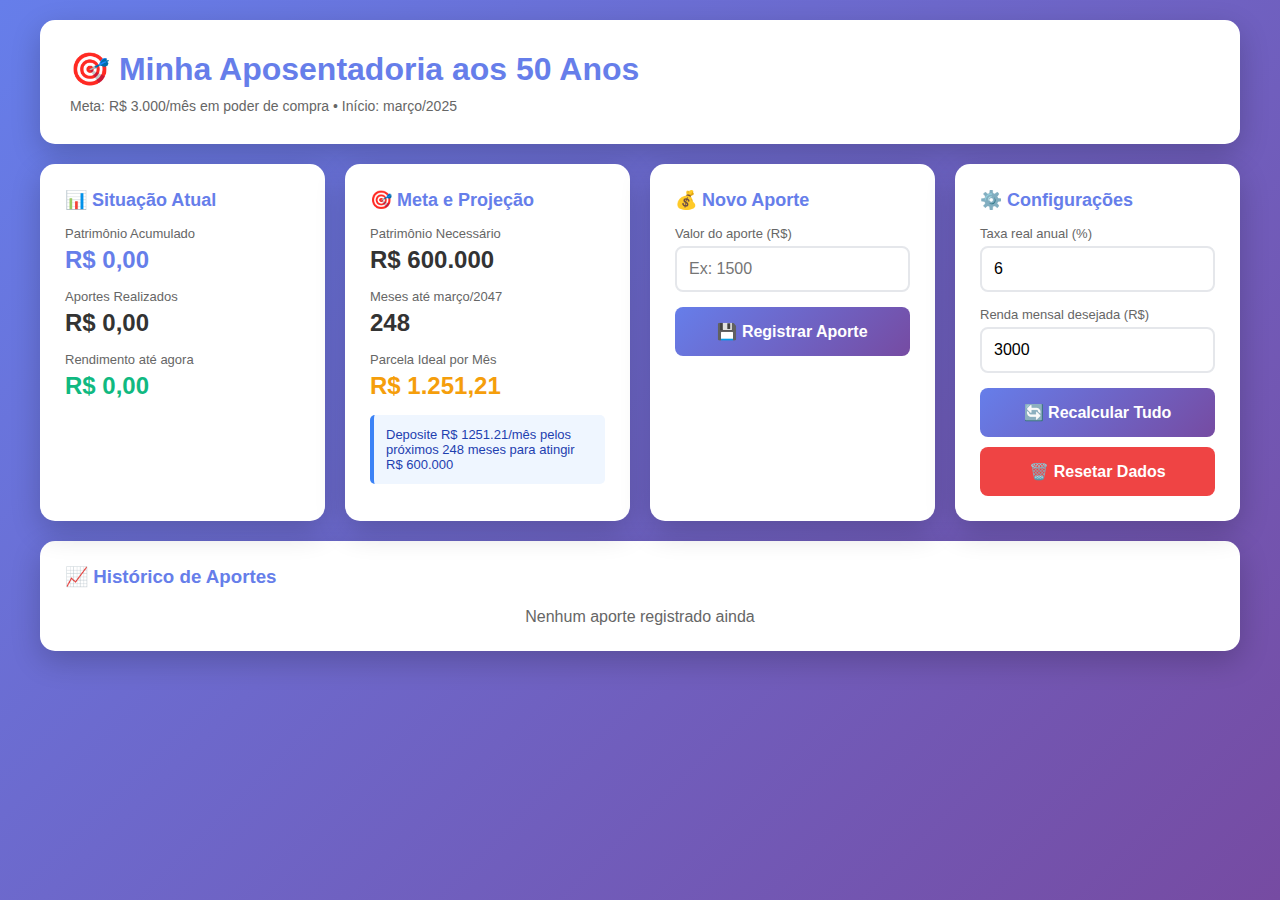
<file: aposentadoria.html>
<!DOCTYPE html>
<html lang="pt-BR">
  <head>
    <meta charset="UTF-8" />
    <meta name="viewport" content="width=device-width, initial-scale=1.0" />
    <title>Minha Aposentadoria aos 50</title>
    <style>
      * {
        margin: 0;
        padding: 0;
        box-sizing: border-box;
      }

      body {
        font-family: "Segoe UI", Tahoma, Geneva, Verdana, sans-serif;
        background: linear-gradient(135deg, #667eea 0%, #764ba2 100%);
        min-height: 100vh;
        padding: 20px;
      }

      .container {
        max-width: 1200px;
        margin: 0 auto;
      }

      .header {
        background: white;
        padding: 30px;
        border-radius: 15px;
        margin-bottom: 20px;
        box-shadow: 0 10px 30px rgba(0, 0, 0, 0.2);
      }

      h1 {
        color: #667eea;
        margin-bottom: 10px;
      }

      .subtitle {
        color: #666;
        font-size: 14px;
      }

      .cards {
        display: grid;
        grid-template-columns: repeat(auto-fit, minmax(280px, 1fr));
        gap: 20px;
        margin-bottom: 20px;
      }

      .card {
        background: white;
        padding: 25px;
        border-radius: 15px;
        box-shadow: 0 10px 30px rgba(0, 0, 0, 0.2);
      }

      .card h3 {
        color: #667eea;
        margin-bottom: 15px;
        font-size: 18px;
      }

      .stat {
        margin-bottom: 15px;
      }

      .stat-label {
        color: #666;
        font-size: 13px;
        margin-bottom: 5px;
      }

      .stat-value {
        font-size: 24px;
        font-weight: bold;
        color: #333;
      }

      .stat-value.highlight {
        color: #667eea;
      }

      .stat-value.success {
        color: #10b981;
      }

      .stat-value.warning {
        color: #f59e0b;
      }

      .input-group {
        margin-bottom: 15px;
      }

      label {
        display: block;
        color: #666;
        font-size: 13px;
        margin-bottom: 5px;
      }

      input {
        width: 100%;
        padding: 12px;
        border: 2px solid #e5e7eb;
        border-radius: 8px;
        font-size: 16px;
        transition: border 0.3s;
      }

      input:focus {
        outline: none;
        border-color: #667eea;
      }

      button {
        width: 100%;
        padding: 15px;
        background: linear-gradient(135deg, #667eea 0%, #764ba2 100%);
        color: white;
        border: none;
        border-radius: 8px;
        font-size: 16px;
        font-weight: bold;
        cursor: pointer;
        transition: transform 0.2s;
      }

      button:hover {
        transform: translateY(-2px);
      }

      button:active {
        transform: translateY(0);
      }

      .history {
        background: white;
        padding: 25px;
        border-radius: 15px;
        box-shadow: 0 10px 30px rgba(0, 0, 0, 0.2);
      }

      .history-item {
        padding: 15px;
        border-left: 4px solid #667eea;
        background: #f9fafb;
        margin-bottom: 10px;
        border-radius: 5px;
        display: flex;
        justify-content: space-between;
        align-items: center;
      }

      .history-item:last-child {
        margin-bottom: 0;
      }

      .history-info {
        flex: 1;
      }

      .history-date {
        font-size: 12px;
        color: #666;
      }

      .history-value {
        font-size: 18px;
        font-weight: bold;
        color: #333;
        margin-top: 5px;
      }

      .history-actions {
        display: flex;
        gap: 8px;
      }

      .btn-edit,
      .btn-delete {
        padding: 8px;
        border: none;
        border-radius: 6px;
        font-size: 16px;
        cursor: pointer;
        transition: transform 0.2s, background 0.2s;
        background: transparent;
      }

      .btn-edit:hover {
        background: #e0e7ff;
        transform: scale(1.1);
      }

      .btn-delete:hover {
        background: #fee2e2;
        transform: scale(1.1);
      }

      .info-box {
        padding: 12px;
        background: #eff6ff;
        border-left: 4px solid #3b82f6;
        border-radius: 5px;
        font-size: 13px;
        color: #1e40af;
        margin-top: 15px;
      }

      .success-box {
        background: #d1fae5;
        border-left-color: #10b981;
        color: #065f46;
      }
    </style>
  </head>
  <body>
    <div class="container">
      <div class="header">
        <h1>🎯 Minha Aposentadoria aos 50 Anos</h1>
        <p class="subtitle">
          Meta: R$ 3.000/mês em poder de compra • Início: março/2025
        </p>
      </div>

      <div class="cards">
        <div class="card">
          <h3>📊 Situação Atual</h3>
          <div class="stat">
            <div class="stat-label">Patrimônio Acumulado</div>
            <div class="stat-value highlight" id="currentBalance">R$ 0,00</div>
          </div>
          <div class="stat">
            <div class="stat-label">Aportes Realizados</div>
            <div class="stat-value" id="totalContributed">R$ 0,00</div>
          </div>
          <div class="stat">
            <div class="stat-label">Rendimento até agora</div>
            <div class="stat-value success" id="earnings">R$ 0,00</div>
          </div>
        </div>

        <div class="card">
          <h3>🎯 Meta e Projeção</h3>
          <div class="stat">
            <div class="stat-label">Patrimônio Necessário</div>
            <div class="stat-value">R$ 600.000</div>
          </div>
          <div class="stat">
            <div class="stat-label">Meses até março/2047</div>
            <div class="stat-value" id="remainingMonths">264</div>
          </div>
          <div class="stat">
            <div class="stat-label">Parcela Ideal por Mês</div>
            <div class="stat-value warning" id="idealMonthly">R$ 1.121,75</div>
          </div>
          <div class="info-box" id="infoMessage">
            Deposite R$ 1.121,75/mês para atingir a meta
          </div>
        </div>

        <div class="card">
          <h3>💰 Novo Aporte</h3>
          <div class="input-group">
            <label for="monthlyAmount">Valor do aporte (R$)</label>
            <input
              type="number"
              id="monthlyAmount"
              placeholder="Ex: 1500"
              min="0"
              step="0.01"
            />
          </div>
          <button onclick="addContribution()">💾 Registrar Aporte</button>
        </div>

        <div class="card">
          <h3>⚙️ Configurações</h3>
          <div class="input-group">
            <label for="interestRate">Taxa real anual (%)</label>
            <input
              type="number"
              id="interestRate"
              value="6"
              min="0"
              max="20"
              step="0.1"
              onchange="updateUI()"
            />
          </div>
          <div class="input-group">
            <label for="targetIncome">Renda mensal desejada (R$)</label>
            <input
              type="number"
              id="targetIncome"
              value="3000"
              min="0"
              step="100"
              onchange="updateUI()"
            />
          </div>
          <button onclick="recalculate()">🔄 Recalcular Tudo</button>
          <button
            onclick="resetData()"
            style="background: #ef4444; margin-top: 10px"
          >
            🗑️ Resetar Dados
          </button>
        </div>
      </div>

      <div class="history">
        <h3 style="color: #667eea; margin-bottom: 20px">
          📈 Histórico de Aportes
        </h3>
        <div id="historyContainer">
          <p style="color: #666; text-align: center">
            Nenhum aporte registrado ainda
          </p>
        </div>
      </div>
    </div>

    <script>
      const TARGET_AMOUNT = 600000;
      const END_DATE = new Date(2047, 2, 1); // março/2047

      let data = {
        contributions: [],
        interestRate: 6,
        targetIncome: 3000,
      };

      function loadData() {
        try {
          const saved = localStorage.getItem("retirementData2");
          if (saved) {
            const parsed = JSON.parse(saved);
            data.contributions = parsed.contributions.map((c) => ({
              amount: parseFloat(c.amount),
              date: new Date(c.date),
            }));
            data.interestRate = parseFloat(parsed.interestRate) || 6;
            data.targetIncome = parseFloat(parsed.targetIncome) || 3000;

            document.getElementById("interestRate").value = data.interestRate;
            document.getElementById("targetIncome").value = data.targetIncome;
          }
        } catch (e) {
          console.error("Erro ao carregar dados:", e);
        }
        updateUI();
      }

      function saveData() {
        try {
          localStorage.setItem("retirementData2", JSON.stringify(data));
        } catch (e) {
          console.error("Erro ao salvar dados:", e);
        }
      }

      function addContribution() {
        const amount = parseFloat(
          document.getElementById("monthlyAmount").value
        );

        if (!amount || amount <= 0) {
          alert("Digite um valor válido!");
          return;
        }

        data.contributions.push({
          amount: amount,
          date: new Date(),
        });

        saveData();
        updateUI();

        document.getElementById("monthlyAmount").value = "";
        alert("✅ Aporte registrado com sucesso!");
      }

      function getRemainingMonths() {
        const now = new Date();
        const years = END_DATE.getFullYear() - now.getFullYear();
        const months = END_DATE.getMonth() - now.getMonth();
        const total = years * 12 + months;
        return Math.max(0, total);
      }

      function calculateCurrentBalance() {
        const now = new Date();
        const monthlyRate = Math.pow(1 + data.interestRate / 100, 1 / 12) - 1;
        let balance = 0;

        data.contributions.forEach((contribution) => {
          const ageInDays = (now - contribution.date) / (1000 * 60 * 60 * 24);
          const ageInMonths = ageInDays / 30.44;
          balance +=
            contribution.amount * Math.pow(1 + monthlyRate, ageInMonths);
        });

        return balance;
      }

      function calculateIdealMonthly() {
        const remainingMonths = getRemainingMonths();

        if (remainingMonths === 0) return 0;

        const monthlyRate = Math.pow(1 + data.interestRate / 100, 1 / 12) - 1;
        const currentBalance = calculateCurrentBalance();
        const futureBalance =
          currentBalance * Math.pow(1 + monthlyRate, remainingMonths);
        const stillNeeded = TARGET_AMOUNT - futureBalance;

        if (stillNeeded <= 0) return 0;

        const idealPayment =
          (stillNeeded * monthlyRate) /
          (Math.pow(1 + monthlyRate, remainingMonths) - 1);

        return Math.max(0, idealPayment);
      }

      function updateUI() {
        data.interestRate = parseFloat(
          document.getElementById("interestRate").value
        );
        data.targetIncome = parseFloat(
          document.getElementById("targetIncome").value
        );

        const currentBalance = calculateCurrentBalance();
        const totalContributed = data.contributions.reduce(
          (sum, c) => sum + c.amount,
          0
        );
        const earnings = currentBalance - totalContributed;
        const remainingMonths = getRemainingMonths();
        const idealMonthly = calculateIdealMonthly();

        document.getElementById("currentBalance").textContent =
          currentBalance.toLocaleString("pt-BR", {
            style: "currency",
            currency: "BRL",
          });

        document.getElementById("totalContributed").textContent =
          totalContributed.toLocaleString("pt-BR", {
            style: "currency",
            currency: "BRL",
          });

        document.getElementById("earnings").textContent =
          earnings.toLocaleString("pt-BR", {
            style: "currency",
            currency: "BRL",
          });

        document.getElementById("remainingMonths").textContent =
          remainingMonths;

        document.getElementById("idealMonthly").textContent =
          idealMonthly.toLocaleString("pt-BR", {
            style: "currency",
            currency: "BRL",
          });

        const infoBox = document.getElementById("infoMessage");
        if (idealMonthly === 0) {
          infoBox.textContent = "🎉 Parabéns! Você já atingiu a meta!";
          infoBox.className = "info-box success-box";
        } else {
          infoBox.textContent = `Deposite R$ ${idealMonthly.toFixed(
            2
          )}/mês pelos próximos ${remainingMonths} meses para atingir R$ 600.000`;
          infoBox.className = "info-box";
        }

        updateHistory();
      }

      function updateHistory() {
        const container = document.getElementById("historyContainer");

        if (data.contributions.length === 0) {
          container.innerHTML =
            '<p style="color: #666; text-align: center;">Nenhum aporte registrado ainda</p>';
          return;
        }

        const sorted = [...data.contributions].sort((a, b) => b.date - a.date);

        container.innerHTML = sorted
          .map((c, index) => {
            const originalIndex = data.contributions.findIndex(
              (contrib) =>
                contrib.date.getTime() === c.date.getTime() &&
                contrib.amount === c.amount
            );

            return `
                <div class="history-item">
                    <div class="history-info">
                        <div class="history-date">${c.date.toLocaleDateString(
                          "pt-BR",
                          {
                            day: "2-digit",
                            month: "2-digit",
                            year: "numeric",
                            hour: "2-digit",
                            minute: "2-digit",
                          }
                        )}</div>
                        <div class="history-value">${c.amount.toLocaleString(
                          "pt-BR",
                          { style: "currency", currency: "BRL" }
                        )}</div>
                    </div>
                    <div class="history-actions">
                        <button class="btn-edit" onclick="editContribution(${originalIndex})" title="Editar">✏️</button>
                        <button class="btn-delete" onclick="deleteContribution(${originalIndex})" title="Remover">🗑️</button>
                    </div>
                </div>
            `;
          })
          .join("");
      }

      function editContribution(index) {
        const contribution = data.contributions[index];
        const newAmount = prompt(
          "Digite o novo valor do aporte:",
          contribution.amount.toFixed(2)
        );

        if (newAmount === null) return; // Cancelou

        const amount = parseFloat(newAmount);

        if (!amount || amount <= 0) {
          alert("❌ Valor inválido!");
          return;
        }

        data.contributions[index].amount = amount;
        saveData();
        updateUI();
        alert("✅ Aporte editado com sucesso!");
      }

      function deleteContribution(index) {
        const contribution = data.contributions[index];
        const confirmDelete = confirm(
          `⚠️ Deseja realmente remover o aporte de ${contribution.amount.toLocaleString(
            "pt-BR",
            { style: "currency", currency: "BRL" }
          )}?\n\nData: ${contribution.date.toLocaleDateString("pt-BR")}`
        );

        if (!confirmDelete) return;

        data.contributions.splice(index, 1);
        saveData();
        updateUI();
        alert("🗑️ Aporte removido com sucesso!");
      }

      function recalculate() {
        saveData();
        updateUI();
        alert("✅ Recálculo realizado com sucesso!");
      }

      function resetData() {
        if (
          confirm(
            "⚠️ Tem certeza que deseja apagar todos os dados? Esta ação não pode ser desfeita!"
          )
        ) {
          localStorage.removeItem("retirementData2");
          data = {
            contributions: [],
            interestRate: 6,
            targetIncome: 3000,
          };
          document.getElementById("interestRate").value = 6;
          document.getElementById("targetIncome").value = 3000;
          updateUI();
          alert("🗑️ Dados resetados!");
        }
      }

      loadData();
    </script>
  </body>
</html>
</file>
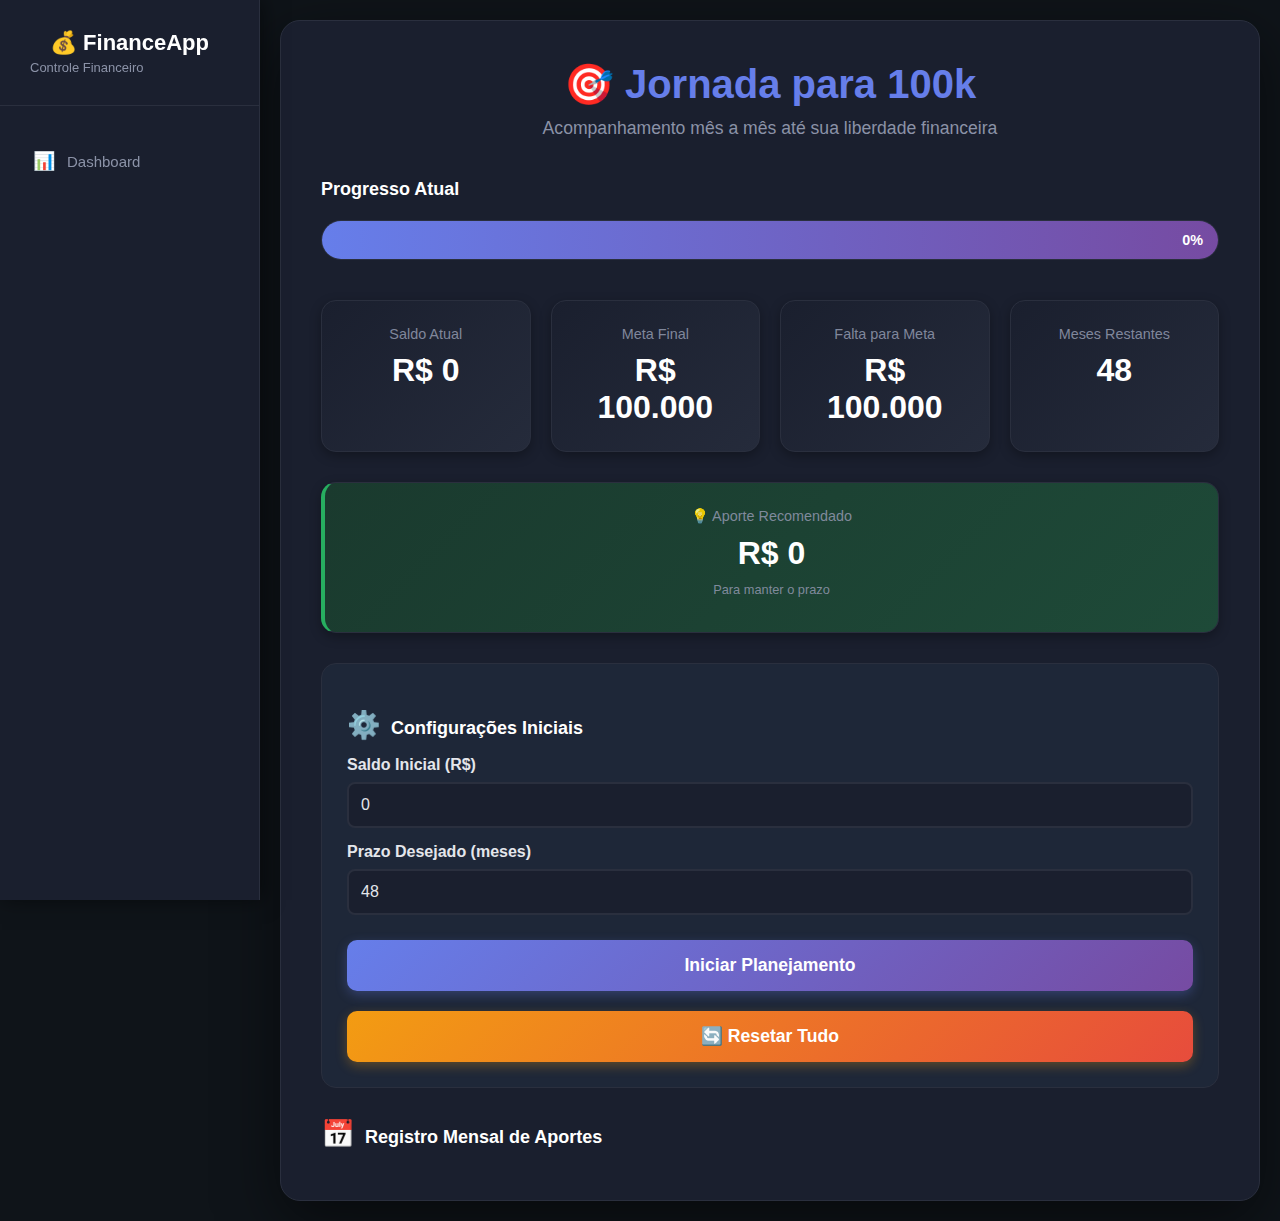
<file: jornada100k.html>
<!DOCTYPE html>
<html lang="pt-BR">
  <head>
    <meta charset="UTF-8" />
    <meta name="viewport" content="width=device-width, initial-scale=1.0" />
    <title>Jornada para 100k</title>
    <style>
      * {
        margin: 0;
        padding: 0;
        box-sizing: border-box;
      }

      body {
        font-family: "Segoe UI", Tahoma, Geneva, Verdana, sans-serif;
        background: #0f1419;
        min-height: 100vh;
        padding: 20px;
        padding-left: 280px;
        display: flex;
        color: #e4e6eb;
      }

      /* SIDEBAR */
      .sidebar {
        width: 260px;
        background: #1a1f2e;
        height: 100vh;
        position: fixed;
        left: 0;
        top: 0;
        padding: 30px 0;
        box-shadow: 2px 0 20px rgba(0, 0, 0, 0.5);
        display: flex;
        flex-direction: column;
        border-right: 1px solid #2a2f3e;
      }

      .logo {
        padding: 0 30px 30px;
        border-bottom: 1px solid #2a2f3e;
      }

      .logo h1 {
        font-size: 22px;
        font-weight: 700;
        color: #ffffff;
        margin-bottom: 4px;
      }

      .logo p {
        color: #8b92a7;
        font-size: 13px;
      }

      .nav-menu {
        flex: 1;
        padding: 30px 0;
      }

      .nav-item {
        padding: 14px 30px;
        color: #8b92a7;
        cursor: pointer;
        font-size: 15px;
        font-weight: 500;
        transition: all 0.3s ease;
        border-left: 3px solid transparent;
        display: flex;
        align-items: center;
        gap: 12px;
      }

      .nav-item:hover {
        background: #252b3b;
        color: #e4e6eb;
      }

      .nav-item.active {
        color: #5b8def;
        background: #1e2738;
        border-left-color: #5b8def;
      }

      .nav-icon {
        font-size: 18px;
        width: 24px;
        text-align: center;
      }

      .container {
        max-width: 1000px;
        margin: 0 auto;
        background: #1a1f2e;
        border-radius: 20px;
        padding: 40px;
        box-shadow: 0 20px 60px rgba(0, 0, 0, 0.5);
        width: 100%;
        border: 1px solid #2a2f3e;
      }

      h1 {
        text-align: center;
        color: #667eea;
        margin-bottom: 10px;
        font-size: 2.5em;
      }

      .subtitle {
        text-align: center;
        color: #8b92a7;
        margin-bottom: 40px;
        font-size: 1.1em;
      }

      .progress-section {
        margin-bottom: 40px;
      }

      .progress-bar-container {
        background: #252b3b;
        height: 40px;
        border-radius: 20px;
        overflow: hidden;
        position: relative;
        margin: 20px 0;
        border: 1px solid #2a2f3e;
      }

      .progress-bar {
        height: 100%;
        background: linear-gradient(90deg, #667eea 0%, #764ba2 100%);
        transition: width 1s ease;
        display: flex;
        align-items: center;
        justify-content: flex-end;
        padding-right: 15px;
        min-width: 60px;
      }

      .progress-text {
        color: white;
        font-weight: bold;
        font-size: 0.9em;
        white-space: nowrap;
      }

      .stats-grid {
        display: grid;
        grid-template-columns: repeat(auto-fit, minmax(200px, 1fr));
        gap: 20px;
        margin: 30px 0;
      }

      .stat-card {
        background: linear-gradient(135deg, #1a1f2e 0%, #252b3b 100%);
        padding: 25px;
        border-radius: 15px;
        color: white;
        text-align: center;
        border: 1px solid #2a2f3e;
        box-shadow: 0 4px 12px rgba(0, 0, 0, 0.3);
        transition: transform 0.2s ease;
      }

      .stat-card:hover {
        transform: translateY(-2px);
        box-shadow: 0 8px 24px rgba(0, 0, 0, 0.4);
      }

      .stat-label {
        font-size: 0.9em;
        opacity: 0.9;
        margin-bottom: 10px;
        color: #8b92a7;
      }

      .stat-value {
        font-size: 2em;
        font-weight: bold;
        color: #ffffff;
      }

      .recommendation-card {
        background: linear-gradient(135deg, #1a3a2e 0%, #1e4a38 100%);
        border-left: 4px solid #27ae60;
      }

      .warning-card {
        background: linear-gradient(135deg, #3a1f2e 0%, #4a1e2e 100%);
        border-left: 4px solid #e74c3c;
      }

      .input-section {
        background: #1e2738;
        padding: 25px;
        border-radius: 15px;
        margin: 20px 0;
        border: 1px solid #2a2f3e;
      }

      .input-group {
        margin: 15px 0;
      }

      label {
        display: block;
        margin-bottom: 8px;
        color: #e4e6eb;
        font-weight: 600;
      }

      input {
        width: 100%;
        padding: 12px;
        border: 2px solid #2a2f3e;
        border-radius: 8px;
        font-size: 1em;
        transition: border 0.3s;
        background: #1a1f2e;
        color: #e4e6eb;
      }

      input:focus {
        outline: none;
        border-color: #667eea;
        box-shadow: 0 0 0 3px rgba(102, 126, 234, 0.2);
      }

      button {
        width: 100%;
        padding: 15px;
        background: linear-gradient(135deg, #667eea 0%, #764ba2 100%);
        color: white;
        border: none;
        border-radius: 10px;
        font-size: 1.1em;
        font-weight: bold;
        cursor: pointer;
        transition: all 0.2s ease;
        margin-top: 10px;
        box-shadow: 0 4px 12px rgba(102, 126, 234, 0.3);
      }

      button:hover {
        transform: translateY(-2px);
        box-shadow: 0 6px 16px rgba(102, 126, 234, 0.4);
      }

      button:active {
        transform: translateY(0);
      }

      .emoji {
        font-size: 1.5em;
        margin-right: 10px;
      }

      .months-list {
        margin-top: 30px;
      }

      .month-item {
        background: #1e2738;
        border: 2px solid #2a2f3e;
        border-radius: 10px;
        padding: 20px;
        margin: 15px 0;
        display: grid;
        grid-template-columns: 120px 1fr 150px;
        gap: 20px;
        align-items: center;
        transition: all 0.2s ease;
      }

      .month-item:hover {
        border-color: #5b8def;
        box-shadow: 0 4px 12px rgba(91, 141, 239, 0.2);
      }

      .month-item.completed {
        background: #1e3a38;
        border-color: #27ae60;
        border-left: 4px solid #27ae60;
      }

      .month-item.current {
        background: #2e2738;
        border-color: #f39c12;
        border-width: 3px;
        border-left: 4px solid #f39c12;
      }

      .month-date {
        font-weight: bold;
        color: #5b8def;
        font-size: 1.1em;
      }

      .month-input-wrapper {
        display: flex;
        align-items: center;
        gap: 10px;
      }

      .month-input-wrapper input {
        flex: 1;
        margin: 0;
      }

      .month-balance {
        text-align: right;
        font-size: 1.2em;
        font-weight: bold;
        color: #ffffff;
      }

      .save-btn {
        padding: 8px 15px;
        width: auto;
        font-size: 0.9em;
        margin: 0;
        background: #27ae60;
        box-shadow: 0 2px 8px rgba(39, 174, 96, 0.3);
      }

      .save-btn:hover {
        background: #229954;
        transform: translateY(-2px);
      }

      .edit-btn {
        padding: 8px 15px;
        width: auto;
        font-size: 0.9em;
        margin: 0;
        background: #5a6c7d;
        box-shadow: 0 2px 8px rgba(90, 108, 125, 0.3);
      }

      .edit-btn:hover {
        background: #4a5c6d;
        transform: translateY(-2px);
      }

      .month-status {
        font-size: 0.8em;
        color: #8b92a7;
        margin-top: 5px;
      }

      h3 {
        color: #ffffff;
        margin: 20px 0 10px 0;
        font-size: 18px;
      }

      a {
        text-decoration: none;
        color: #8b92a7;
      }

      .reset-btn {
        background: linear-gradient(135deg, #f39c12 0%, #e74c3c 100%);
        margin-top: 20px;
        box-shadow: 0 4px 12px rgba(243, 156, 18, 0.3);
      }

      .reset-btn:hover {
        background: linear-gradient(135deg, #e67e22 0%, #c0392b 100%);
        box-shadow: 0 6px 16px rgba(243, 156, 18, 0.4);
      }

      /* Responsividade */
      @media (max-width: 1200px) {
        body {
          padding-left: 220px;
        }

        .sidebar {
          width: 220px;
        }
      }

      @media (max-width: 768px) {
        body {
          padding: 15px;
          padding-left: 70px;
        }

        .sidebar {
          width: 70px;
          overflow: hidden;
        }

        .sidebar .logo h1,
        .sidebar .logo p,
        .sidebar .nav-item span {
          display: none;
        }

        .sidebar .logo {
          padding: 20px;
          text-align: center;
        }

        .sidebar .nav-item {
          padding: 20px;
          justify-content: center;
        }

        .container {
          padding: 20px;
        }

        .month-item {
          grid-template-columns: 1fr;
          gap: 10px;
        }

        .month-balance {
          text-align: left;
        }

        .stats-grid {
          grid-template-columns: 1fr;
        }
      }

      @media (max-width: 480px) {
        body {
          padding: 15px;
          padding-left: 0;
        }

        .sidebar {
          width: 0;
          opacity: 0;
          transform: translateX(-100%);
          transition: all 0.3s ease;
        }

        .sidebar.active {
          width: 260px;
          opacity: 1;
          transform: translateX(0);
        }

        .container {
          padding: 15px;
        }

        h1 {
          font-size: 2em;
        }
      }

      /* Estilo para links dentro dos nav-items */
      .nav-item a {
        color: inherit;
        text-decoration: none;
        width: 100%;
      }
    </style>
  </head>
  <body>
    <div class="sidebar">
      <div class="logo">
        <h1>💰 FinanceApp</h1>
        <p>Controle Financeiro</p>
      </div>

      <div class="nav-menu">
        <div class="nav-item" data-tab="dashboard">
          <span class="nav-icon">📊</span>
          <a href="index.html">Dashboard</a>
        </div>
      </div>
    </div>

    <div class="container">
      <h1>🎯 Jornada para 100k</h1>
      <p class="subtitle">
        Acompanhamento mês a mês até sua liberdade financeira
      </p>

      <div class="progress-section">
        <h3>Progresso Atual</h3>
        <div class="progress-bar-container">
          <div class="progress-bar" id="progressBar">
            <span class="progress-text" id="progressText">0%</span>
          </div>
        </div>
      </div>

      <div class="stats-grid">
        <div class="stat-card">
          <div class="stat-label">Saldo Atual</div>
          <div class="stat-value" id="currentAmount">R$ 0</div>
        </div>
        <div class="stat-card">
          <div class="stat-label">Meta Final</div>
          <div class="stat-value">R$ 100.000</div>
        </div>
        <div class="stat-card">
          <div class="stat-label">Falta para Meta</div>
          <div class="stat-value" id="remaining">R$ 100.000</div>
        </div>
        <div class="stat-card">
          <div class="stat-label">Meses Restantes</div>
          <div class="stat-value" id="monthsRemaining">48</div>
        </div>
      </div>

      <div class="stats-grid">
        <div class="stat-card recommendation-card">
          <div class="stat-label">💡 Aporte Recomendado</div>
          <div class="stat-value" id="recommendedDeposit">R$ 0</div>
          <div class="stat-label" style="margin-top: 10px; font-size: 0.8em">
            Para manter o prazo
          </div>
        </div>
      </div>

      <div class="input-section">
        <h3><span class="emoji">⚙️</span>Configurações Iniciais</h3>
        <div class="input-group">
          <label for="startingBalance">Saldo Inicial (R$)</label>
          <input type="number" id="startingBalance" value="0" min="0" />
        </div>
        <div class="input-group">
          <label for="targetMonths">Prazo Desejado (meses)</label>
          <input type="number" id="targetMonths" value="48" min="1" />
        </div>
        <button onclick="initialize()">Iniciar Planejamento</button>
        <button class="reset-btn" onclick="resetAll()">🔄 Resetar Tudo</button>
      </div>

      <div class="months-list">
        <h3><span class="emoji">📅</span>Registro Mensal de Aportes</h3>
        <div id="monthsContainer"></div>
      </div>
    </div>

    <script>
      let months = [];
      const goal = 100000;
      const cdiAnual = 0.105;
      const cdiMensal = Math.pow(1 + cdiAnual, 1 / 12) - 1;

      function initialize() {
        const startingBalance = parseFloat(
          document.getElementById("startingBalance").value
        );
        const targetMonths = parseInt(
          document.getElementById("targetMonths").value
        );

        months = [];
        const startDate = new Date(2026, 0); // Janeiro 2026

        for (let i = 0; i < targetMonths; i++) {
          const date = new Date(startDate);
          date.setMonth(date.getMonth() + i);

          months.push({
            date: date,
            dateStr: date.toLocaleDateString("pt-BR", {
              month: "short",
              year: "numeric",
            }),
            deposit: null,
            balance: 0,
            completed: false,
          });
        }

        saveData();
        calculate();
        renderMonths();
      }

      function calculate() {
        const startingBalance = parseFloat(
          document.getElementById("startingBalance").value
        );
        const targetMonths = months.length;

        let currentBalance = startingBalance;
        let completedMonths = 0;

        // Calcula o saldo baseado em TODOS os aportes (completos ou não)
        for (let i = 0; i < months.length; i++) {
          if (months[i].deposit !== null) {
            const rate =
              currentBalance < 10000 ? cdiMensal * 1.2 : cdiMensal * 1.0;
            currentBalance = currentBalance * (1 + rate) + months[i].deposit;
            months[i].balance = currentBalance;

            if (months[i].completed) {
              completedMonths = i + 1;
            }
          } else {
            // Se não tem aporte, mantém o saldo com rendimento apenas
            if (i > 0 && months[i - 1].balance > 0) {
              const rate =
                months[i - 1].balance < 10000
                  ? cdiMensal * 1.2
                  : cdiMensal * 1.0;
              currentBalance = months[i - 1].balance * (1 + rate);
            }
            break;
          }
        }

        // Calcula quanto precisa aportar nos meses restantes
        const monthsRemaining = targetMonths - completedMonths;
        let recommendedDeposit = 0;

        if (monthsRemaining > 0 && currentBalance < goal) {
          // Simulação iterativa para encontrar o aporte necessário
          let testDeposit = 1000;
          let testBalance = currentBalance;

          for (let attempt = 0; attempt < 100; attempt++) {
            testBalance = currentBalance;

            for (let i = 0; i < monthsRemaining; i++) {
              const rate =
                testBalance < 10000 ? cdiMensal * 1.2 : cdiMensal * 1.0;
              testBalance = testBalance * (1 + rate) + testDeposit;
            }

            if (Math.abs(testBalance - goal) < 100) {
              recommendedDeposit = testDeposit;
              break;
            }

            if (testBalance < goal) {
              testDeposit += 50;
            } else {
              testDeposit -= 25;
            }
          }
        }

        // Atualiza UI
        const progress = Math.min((currentBalance / goal) * 100, 100);
        document.getElementById("progressBar").style.width = progress + "%";
        document.getElementById("progressText").textContent =
          progress.toFixed(1) + "%";
        document.getElementById("currentAmount").textContent =
          "R$ " +
          currentBalance.toLocaleString("pt-BR", { minimumFractionDigits: 2 });
        document.getElementById("remaining").textContent =
          "R$ " +
          Math.max(0, goal - currentBalance).toLocaleString("pt-BR", {
            minimumFractionDigits: 2,
          });
        document.getElementById("monthsRemaining").textContent =
          monthsRemaining;
        document.getElementById("recommendedDeposit").textContent =
          "R$ " +
          recommendedDeposit.toLocaleString("pt-BR", {
            minimumFractionDigits: 2,
          });
      }

      function renderMonths() {
        const container = document.getElementById("monthsContainer");
        container.innerHTML = "";

        months.forEach((month, index) => {
          const item = document.createElement("div");
          item.className = "month-item";

          if (month.completed) {
            item.classList.add("completed");
          } else if (
            index === 0 ||
            (index > 0 && months[index - 1].completed)
          ) {
            item.classList.add("current");
          }

          const date = document.createElement("div");
          date.className = "month-date";
          date.textContent = month.dateStr;

          const inputWrapper = document.createElement("div");
          inputWrapper.className = "month-input-wrapper";

          const input = document.createElement("input");
          input.type = "number";
          input.placeholder = "Valor do aporte...";
          input.value = month.deposit !== null ? month.deposit : "";
          input.disabled = month.completed;
          input.id = "deposit-" + index;

          const saveBtn = document.createElement("button");
          saveBtn.textContent = month.completed ? "✓" : "Salvar";
          saveBtn.className = "save-btn";
          saveBtn.disabled = month.completed;
          saveBtn.onclick = () => saveMonth(index);

          inputWrapper.appendChild(input);
          inputWrapper.appendChild(saveBtn);

          // Botão de editar para meses já salvos
          if (month.completed) {
            const editBtn = document.createElement("button");
            editBtn.textContent = "✏️";
            editBtn.className = "edit-btn";
            editBtn.onclick = () => editMonth(index);
            inputWrapper.appendChild(editBtn);
          }

          const balance = document.createElement("div");
          balance.className = "month-balance";
          if (month.completed) {
            balance.textContent =
              "R$ " +
              month.balance.toLocaleString("pt-BR", {
                minimumFractionDigits: 2,
              });
          } else {
            balance.textContent = "-";
          }

          item.appendChild(date);
          item.appendChild(inputWrapper);
          item.appendChild(balance);

          container.appendChild(item);
        });
      }

      function saveMonth(index) {
        const input = document.getElementById("deposit-" + index);
        const value = parseFloat(input.value);

        if (isNaN(value) || value < 0) {
          alert("Por favor, insira um valor válido!");
          return;
        }

        months[index].deposit = value;
        months[index].completed = true;

        saveData();
        calculate();
        renderMonths();
      }

      function editMonth(index) {
        if (confirm("Deseja editar o valor deste aporte?")) {
          // Apenas desmarca este mês para edição
          months[index].completed = false;

          saveData();
          calculate();
          renderMonths();
        }
      }

      function saveData() {
        const data = {
          months: months,
          startingBalance: document.getElementById("startingBalance").value,
          targetMonths: document.getElementById("targetMonths").value,
        };
        localStorage.setItem("jornada100k", JSON.stringify(data));
      }

      function loadData() {
        const saved = localStorage.getItem("jornada100k");
        if (saved) {
          const data = JSON.parse(saved);
          months = data.months.map((m) => ({
            ...m,
            date: new Date(m.date),
          }));
          document.getElementById("startingBalance").value =
            data.startingBalance || 0;
          document.getElementById("targetMonths").value =
            data.targetMonths || months.length;
          calculate();
          renderMonths();
        } else {
          // Não inicializa automaticamente, deixa zerado
          months = [];
          document.getElementById("currentAmount").textContent = "R$ 0";
          document.getElementById("remaining").textContent = "R$ 100.000";
          document.getElementById("monthsRemaining").textContent = "48";
          document.getElementById("recommendedDeposit").textContent = "R$ 0";
        }
      }

      function resetAll() {
        if (
          confirm(
            "Tem certeza que deseja resetar todos os dados? Isso não pode ser desfeito!"
          )
        ) {
          localStorage.removeItem("jornada100k");
          location.reload();
        }
      }

      // Carrega dados ao iniciar
      loadData();
    </script>
  </body>
</html>
</file>
